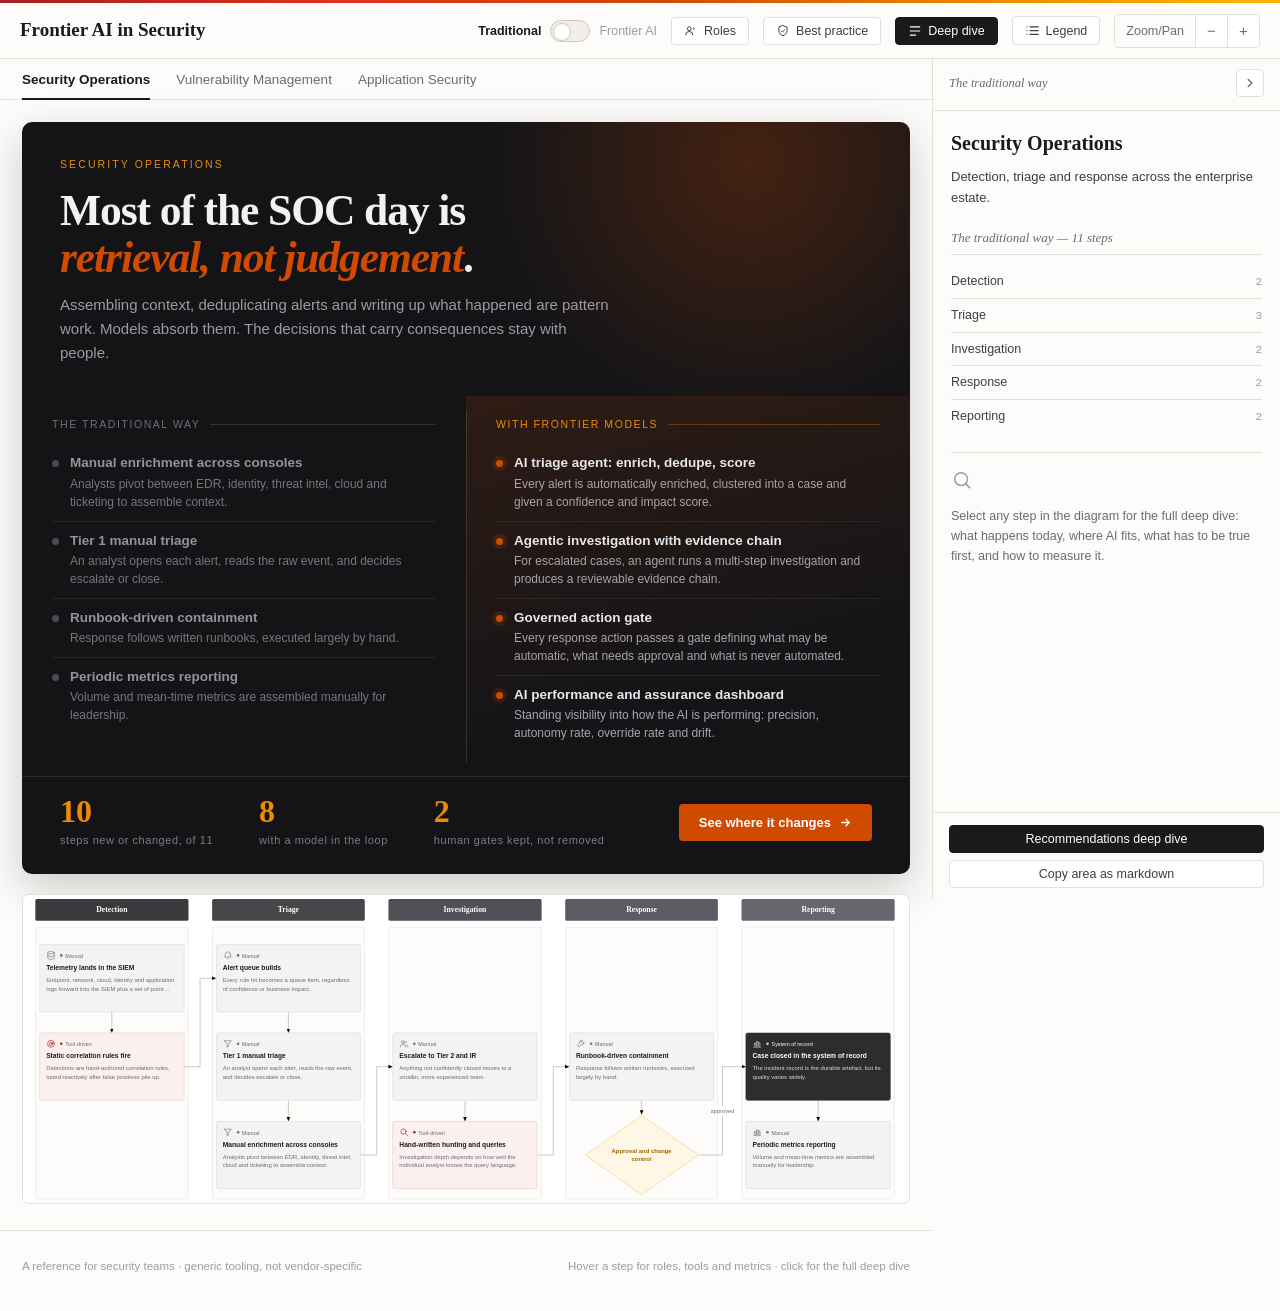
<file: index.html>
<!DOCTYPE html>
<html lang="en">
<head>
<meta charset="utf-8">
<meta name="viewport" content="width=device-width, initial-scale=1">
<title>Frontier AI in Security &mdash; where models change the work</title>
<meta name="description" content="How frontier AI models change security operations, vulnerability management and application security, compared against the traditional way of working. Includes best practice and the roles typically involved.">
<link rel="icon" href="data:image/svg+xml,<svg xmlns='http://www.w3.org/2000/svg' viewBox='0 0 32 32'><rect width='32' height='32' rx='5' fill='%232D2D2D'/><path d='M5 24l6-11 5 7 4-6 7 10z' fill='%23D04A02'/><circle cx='23' cy='8' r='3.4' fill='%23FFB600'/></svg>">
<!-- ?v= is a cache buster. GitHub Pages serves assets with a 10 minute
     max-age, so without it a returning visitor keeps the stale CSS/JS
     even once index.html has updated. Bump it whenever assets change. -->
<link rel="stylesheet" href="assets/styles.css?v=10">
</head>
<body data-state="current">

<!-- ======================= TOP BAR ======================= -->
<div class="topbar-accent"></div>
<header class="topbar">
  <div class="app-title" id="app-title">Frontier AI in Security</div>

  <div class="topbar-spacer"></div>

  <div class="switch-wrap">
    <span class="switch-label" id="sw-a">Traditional</span>
    <button class="switch" id="switch" role="switch" aria-checked="false" aria-label="Switch between the traditional way and frontier models"></button>
    <span class="switch-label" id="sw-b">Frontier AI</span>
  </div>

  <button class="btn" id="roles-top">
    <svg width="14" height="14" viewBox="0 0 24 24" fill="none" stroke="currentColor" stroke-width="1.7">
      <circle cx="9" cy="8" r="3.2"/><path d="M2.8 19a6.2 6.2 0 0112.4 0"/><path d="M16 5.4a3.2 3.2 0 010 5.2"/></svg>
    Roles
  </button>

  <button class="btn" id="bp-top">
    <svg width="14" height="14" viewBox="0 0 24 24" fill="none" stroke="currentColor" stroke-width="1.7" stroke-linecap="round">
      <path d="M12 2.7l7 2.8v5.6c0 4.3-2.9 7.8-7 9-4.1-1.2-7-4.7-7-9V5.5z"/><path d="M9 11.8l2.1 2.1 3.8-4"/></svg>
    Best practice
  </button>

  <button class="btn btn-primary" id="dd-top">
    <svg width="14" height="14" viewBox="0 0 24 24" fill="none" stroke="currentColor" stroke-width="1.9" stroke-linecap="round">
      <path d="M4 5h16M4 12h16M4 19h9"/></svg>
    Deep dive
  </button>

  <button class="btn" id="legend-btn">
    <svg width="15" height="15" viewBox="0 0 24 24" fill="none" stroke="currentColor" stroke-width="2" stroke-linecap="round">
      <path d="M8 6h13M8 12h13M8 18h13M3 6h.01M3 12h.01M3 18h.01"/></svg>
    Legend
  </button>

  <div class="zoom">
    <span>Zoom/Pan</span>
    <button id="zoom-out" aria-label="Zoom out">&minus;</button>
    <button id="zoom-in"  aria-label="Zoom in">+</button>
  </div>
</header>

<!-- ======================= STAGE ======================= -->
<div class="stage">
  <div class="main">

    <div class="controls">
      <div class="seg" id="tabs" role="tablist"></div>
    </div>

    <section class="hero" id="hero"></section>

    <div class="canvas-wrap" id="canvas-wrap">
      <div class="canvas-sizer" id="canvas-sizer">
        <div class="canvas" id="canvas"></div>
      </div>
    </div>

    <footer class="footer">
      <span>A reference for security teams &middot; generic tooling, not vendor-specific</span>
      <span>Hover a step for roles, tools and metrics &middot; click for the full deep dive</span>
    </footer>
  </div>

  <!-- ======================= SIDE PANEL ======================= -->
  <aside class="side" id="side">
    <div class="side-head">
      <span class="side-eyebrow" id="side-eyebrow">Step detail</span>
      <button class="side-toggle" id="side-toggle" aria-label="Collapse panel">
        <svg width="14" height="14" viewBox="0 0 24 24" fill="none" stroke="currentColor" stroke-width="2.4" stroke-linecap="round">
          <path d="M9 6l6 6-6 6"/></svg>
      </button>
    </div>
    <div class="side-body" id="side-body"></div>
    <div class="side-foot" id="side-foot"></div>
  </aside>
</div>

<!-- ======================= STEP POPUP ======================= -->
<div class="pop" id="pop" role="tooltip"></div>

<!-- ======================= LEGEND POPOVER ======================= -->
<div class="legend-pop" id="legend-pop">
  <h4>Shapes</h4>
  <div class="legend-item"><span class="lg-box"></span>Process step</div>
  <div class="legend-item"><span class="lg-dia"></span>Decision or gate</div>

  <h4 style="margin-top:16px">How a step is performed</h4>
  <div class="legend-item"><span class="lg-swatch" style="background:var(--grey-t);border-color:var(--grey-line)"></span>Manual &mdash; human-performed</div>
  <div class="legend-item"><span class="lg-swatch" style="background:var(--burgundy-t);border-color:var(--burgundy-line)"></span>Tool-driven &mdash; existing tooling</div>
  <div class="legend-item"><span class="lg-swatch" style="background:var(--orange-t);border-color:var(--orange-line)"></span>AI-automated &mdash; frontier model in the loop</div>
  <div class="legend-item"><span class="lg-swatch" style="background:var(--slate);border-color:var(--slate)"></span>System of record</div>
  <div class="legend-item"><span class="lg-dot" style="color:var(--orange)"><i style="background:var(--orange)"></i>New</span>New or changed ahead</div>

  <h4 style="margin-top:16px">Connectors</h4>
  <div class="legend-item">
    <svg width="30" height="8"><line x1="0" y1="4" x2="26" y2="4" stroke="#B6B2A9" stroke-width="1.4"/><path d="M26,1.5 L30,4 L26,6.5z" fill="#B6B2A9"/></svg>
    Primary flow
  </div>
  <div class="legend-item">
    <svg width="30" height="8"><line x1="0" y1="4" x2="26" y2="4" stroke="var(--orange)" stroke-width="1.4" stroke-dasharray="4 3"/><path d="M26,1.5 L30,4 L26,6.5z" fill="var(--orange)"/></svg>
    AI / parallel flow
  </div>
</div>

<!-- ======================= MODAL ======================= -->
<div class="modal" id="modal" role="dialog" aria-modal="true" aria-label="Recommendations deep dive">
  <div class="modal-card">
    <div class="modal-head" id="modal-head"></div>
    <div class="modal-body" id="modal-body"></div>
  </div>
</div>

<script src="assets/data.js?v=10"></script>
<script src="assets/layout.js?v=10"></script>
<script src="assets/practice.js?v=10"></script>
<script src="assets/app.js?v=10"></script>
</body>
</html>
</file>
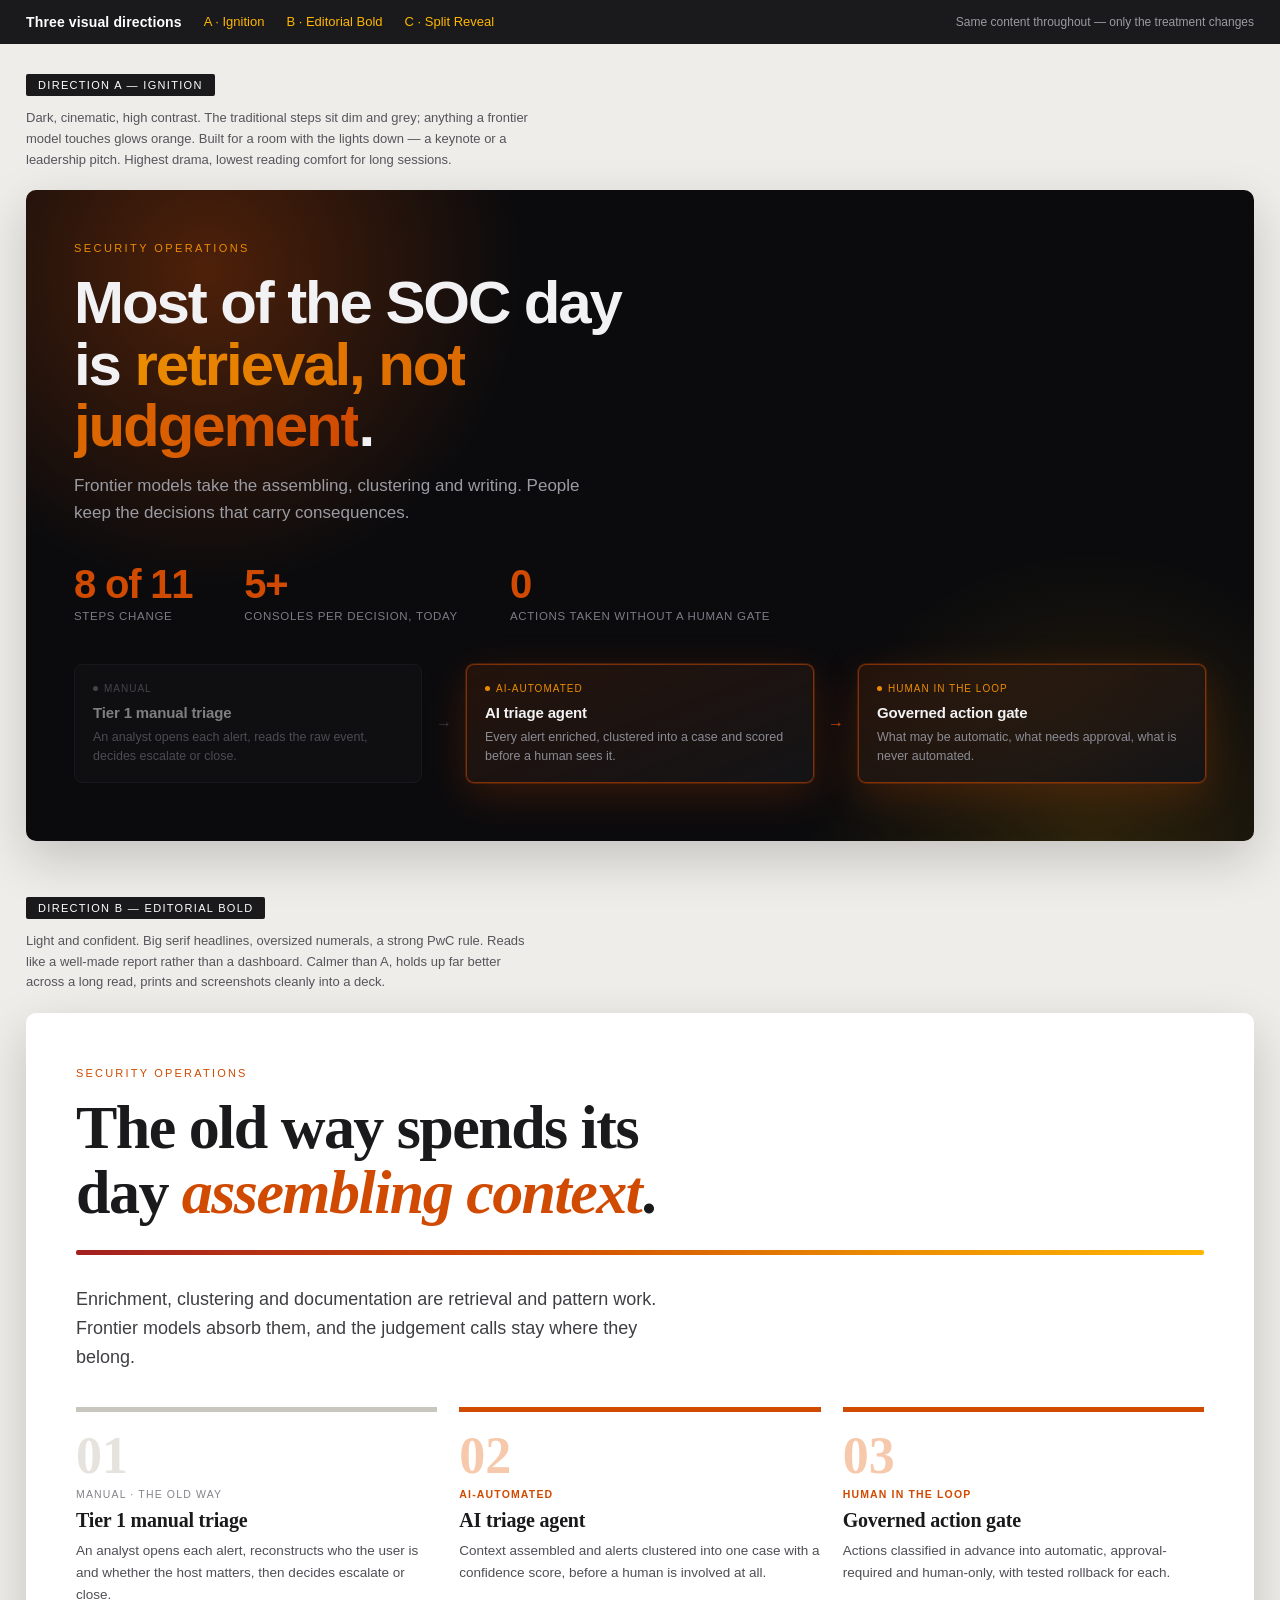
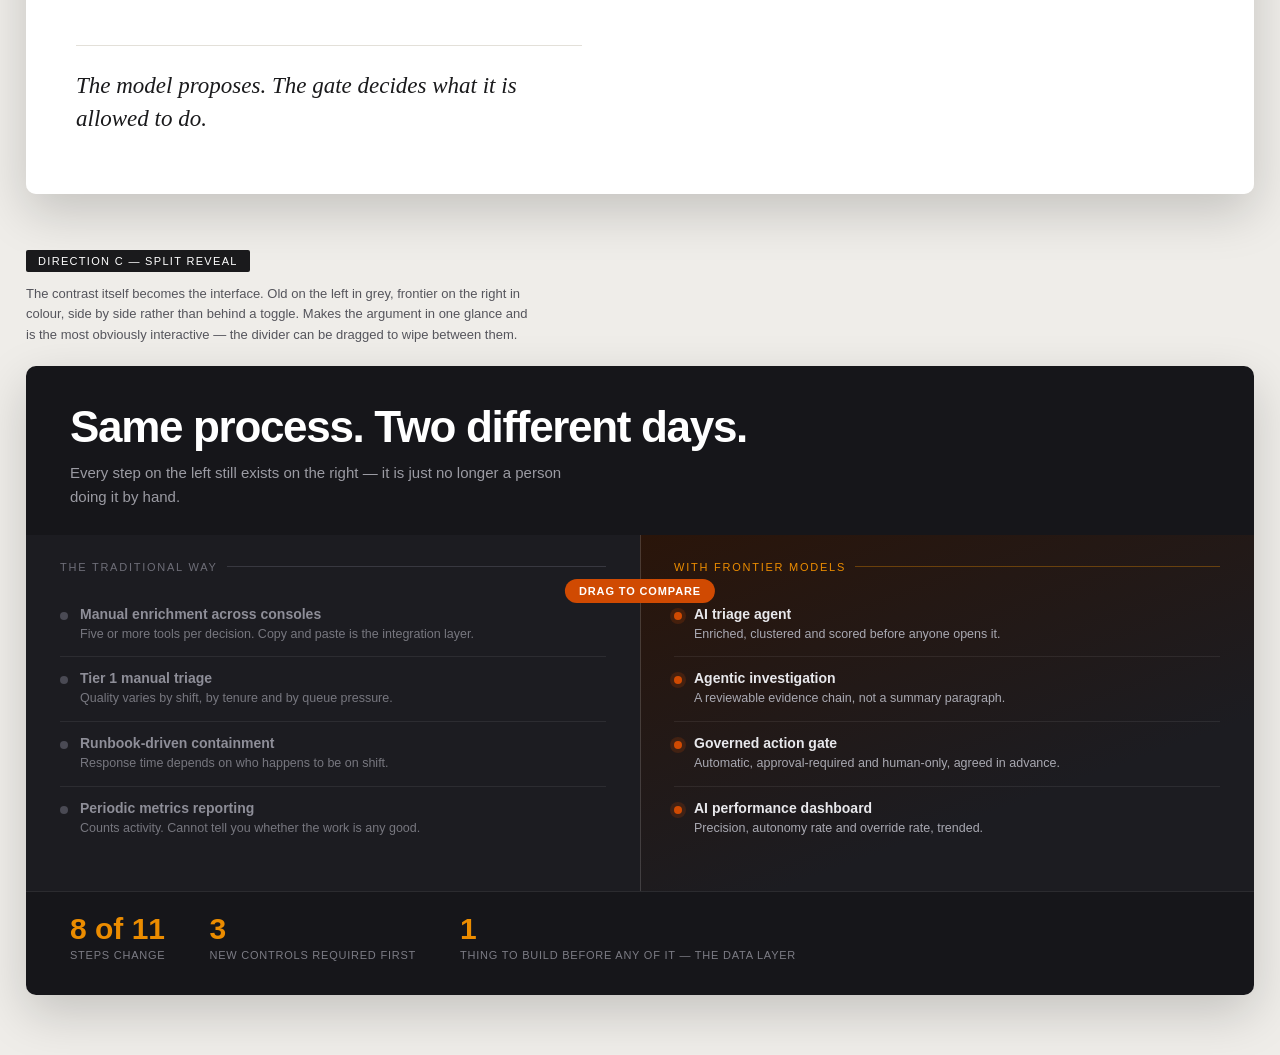
<file: mockups.html>
<!DOCTYPE html>
<html lang="en">
<head>
<meta charset="utf-8">
<meta name="viewport" content="width=device-width, initial-scale=1">
<title>Visual directions — pick one</title>
<style>
  *{box-sizing:border-box}
  html,body{margin:0;padding:0}
  body{font-family:"Segoe UI Variable Text","Segoe UI",-apple-system,Roboto,Helvetica,Arial,sans-serif;
       background:#EFEDE9;color:#1A1A1C}
  .chooser{position:sticky;top:0;z-index:50;background:#1A1A1C;color:#fff;padding:14px 26px;
           display:flex;gap:22px;align-items:center;flex-wrap:wrap}
  .chooser b{font-size:14px;letter-spacing:.01em}
  .chooser a{color:#FFB600;text-decoration:none;font-size:13px;border-bottom:1px solid transparent}
  .chooser a:hover{border-bottom-color:currentColor}
  .chooser span{margin-left:auto;font-size:12px;color:#9A9AA1}
  .wrap{max-width:1500px;margin:0 auto;padding:30px 26px 60px}
  .tag{display:inline-block;background:#1A1A1C;color:#fff;font-size:11px;letter-spacing:.12em;
       text-transform:uppercase;padding:5px 12px;border-radius:2px;margin-bottom:12px}
  .note{font-size:13px;color:#55555C;max-width:70ch;margin:0 0 20px;line-height:1.6}
  .frame{border-radius:10px;overflow:hidden;box-shadow:0 18px 50px rgba(0,0,0,.18)}

/* ============================ A — IGNITION ============================ */
.a{background:#0B0B0D;color:#F2F2F4;padding:52px 48px 58px;position:relative;overflow:hidden}
.a::before{content:"";position:absolute;top:-280px;left:-180px;width:720px;height:720px;border-radius:50%;
  background:radial-gradient(circle,rgba(208,74,2,.34),transparent 62%);pointer-events:none}
.a::after{content:"";position:absolute;bottom:-320px;right:-160px;width:640px;height:640px;border-radius:50%;
  background:radial-gradient(circle,rgba(255,182,0,.14),transparent 64%);pointer-events:none}
.a-in{position:relative;z-index:1}
.a-eyebrow{font-size:11px;letter-spacing:.22em;text-transform:uppercase;color:#EB8C00;margin-bottom:18px}
.a h1{margin:0 0 16px;font-size:60px;line-height:1.02;letter-spacing:-.035em;font-weight:700;max-width:17ch}
.a h1 em{font-style:normal;color:#D04A02;
  background:linear-gradient(90deg,#EB8C00,#D04A02);-webkit-background-clip:text;background-clip:text;
  -webkit-text-fill-color:transparent}
.a p.lede{margin:0 0 38px;font-size:17px;color:#9B9BA3;max-width:56ch;line-height:1.6}
.a-stats{display:flex;gap:52px;margin-bottom:42px;flex-wrap:wrap}
.a-stat .n{font-size:40px;font-weight:700;letter-spacing:-.03em;color:#D04A02;line-height:1}
.a-stat .l{font-size:11.5px;color:#7C7C85;margin-top:6px;letter-spacing:.06em;text-transform:uppercase}
.a-flow{display:flex;align-items:stretch;gap:0}
.a-card{flex:1;background:#141417;border:1px solid #26262C;border-radius:8px;padding:18px 18px 16px;position:relative}
.a-card.dim{opacity:.5}
.a-card.hot{border-color:rgba(208,74,2,.55);background:linear-gradient(160deg,rgba(208,74,2,.13),#141417);
  box-shadow:0 0 0 1px rgba(208,74,2,.25),0 12px 40px rgba(208,74,2,.22)}
.a-card .k{font-size:10px;letter-spacing:.1em;text-transform:uppercase;color:#7C7C85;margin-bottom:10px;
  display:flex;align-items:center;gap:6px}
.a-card.hot .k{color:#EB8C00}
.a-card .k i{width:5px;height:5px;border-radius:50%;background:currentColor;display:inline-block}
.a-card h4{margin:0 0 7px;font-size:15px;font-weight:600;letter-spacing:-.01em}
.a-card p{margin:0;font-size:12.5px;color:#8B8B94;line-height:1.5}
.a-arrow{width:44px;display:grid;place-items:center;color:#3A3A42}
.a-arrow.hot{color:#D04A02}

/* ========================= B — EDITORIAL BOLD ========================= */
.b{background:#fff;padding:54px 50px 58px}
.b-eyebrow{font-size:11px;letter-spacing:.2em;text-transform:uppercase;color:#D04A02;margin-bottom:16px}
.b h1{margin:0 0 18px;font-family:"Sitka Text",Charter,Cambria,Georgia,serif;
  font-size:62px;line-height:1.04;letter-spacing:-.025em;font-weight:600;max-width:19ch}
.b h1 em{font-style:italic;color:#D04A02}
.b .rule{height:5px;background:linear-gradient(90deg,#A32020,#D04A02 40%,#EB8C00 72%,#FFB600);
  margin:26px 0 30px;border-radius:2px}
.b p.lede{margin:0 0 34px;font-size:18px;line-height:1.62;color:#3E3E44;max-width:62ch}
.b-flow{display:grid;grid-template-columns:repeat(3,1fr);gap:22px}
.b-card{border-top:5px solid #C9C6C0;padding:18px 0 0}
.b-card.hot{border-top-color:#D04A02}
.b-num{font-family:"Sitka Text",Charter,Georgia,serif;font-size:52px;line-height:1;font-weight:600;
  color:#E6E3DE;margin-bottom:6px}
.b-card.hot .b-num{color:#F6C9AC}
.b-card .k{font-size:10.5px;letter-spacing:.11em;text-transform:uppercase;color:#84848C;margin-bottom:8px}
.b-card.hot .k{color:#D04A02;font-weight:600}
.b-card h4{margin:0 0 8px;font-family:"Sitka Text",Charter,Georgia,serif;font-size:20px;
  font-weight:600;line-height:1.24;letter-spacing:-.01em}
.b-card p{margin:0;font-size:13.5px;color:#4E4E56;line-height:1.6}
.b-quote{margin:40px 0 0;padding:24px 0 0;border-top:1px solid #E3E0D9;
  font-family:"Sitka Text",Charter,Georgia,serif;font-size:23px;font-style:italic;
  line-height:1.42;color:#1A1A1C;max-width:44ch}

/* ========================== C — SPLIT REVEAL ========================== */
.c{background:#16161A;padding:0;position:relative}
.c-head{padding:38px 44px 26px;color:#fff}
.c-head h1{margin:0 0 10px;font-size:44px;line-height:1.06;letter-spacing:-.03em;font-weight:700}
.c-head p{margin:0;color:#9B9BA3;font-size:15px;max-width:60ch;line-height:1.6}
.c-split{display:grid;grid-template-columns:1fr 1fr;position:relative}
.c-side{padding:26px 34px 40px}
.c-old{background:#1C1C21}
.c-new{background:linear-gradient(160deg,#2A150A,#1C1C21 70%)}
.c-label{display:flex;align-items:center;gap:9px;margin-bottom:20px;font-size:11px;
  letter-spacing:.16em;text-transform:uppercase}
.c-old .c-label{color:#6E6E78}
.c-new .c-label{color:#EB8C00}
.c-label i{flex:1;height:1px;background:currentColor;opacity:.35}
.c-item{display:flex;gap:12px;padding:13px 0;border-bottom:1px solid rgba(255,255,255,.07)}
.c-item:last-child{border-bottom:0}
.c-dot{width:8px;height:8px;border-radius:50%;flex:none;margin-top:6px;background:#4A4A54}
.c-new .c-dot{background:#D04A02;box-shadow:0 0 0 4px rgba(208,74,2,.18)}
.c-item h5{margin:0 0 3px;font-size:14px;font-weight:600;color:#E8E8EC}
.c-old .c-item h5{color:#8E8E98}
.c-item p{margin:0;font-size:12.5px;line-height:1.5;color:#77777F}
.c-new .c-item p{color:#A9A9B2}
.c-divider{position:absolute;left:50%;top:0;bottom:0;width:1px;background:rgba(255,255,255,.16)}
.c-handle{position:absolute;left:50%;top:44px;transform:translate(-50%,0);
  background:#D04A02;color:#fff;font-size:11px;font-weight:600;letter-spacing:.08em;
  padding:6px 14px;border-radius:99px;white-space:nowrap;text-transform:uppercase}
.c-foot{display:flex;gap:44px;padding:22px 44px 34px;border-top:1px solid rgba(255,255,255,.09);flex-wrap:wrap}
.c-foot .n{font-size:30px;font-weight:700;color:#EB8C00;line-height:1}
.c-foot .l{font-size:11px;color:#7C7C85;text-transform:uppercase;letter-spacing:.07em;margin-top:5px}
@media(max-width:900px){
  .a h1,.b h1{font-size:38px}
  .b-flow,.c-split{grid-template-columns:1fr}
  .a-flow{flex-direction:column}
  .a-arrow{width:auto;height:30px;transform:rotate(90deg)}
  .c-divider,.c-handle{display:none}
}
</style>
</head>
<body>

<div class="chooser">
  <b>Three visual directions</b>
  <a href="#a">A · Ignition</a>
  <a href="#b">B · Editorial Bold</a>
  <a href="#c">C · Split Reveal</a>
  <span>Same content throughout — only the treatment changes</span>
</div>

<div class="wrap">

  <!-- =============== A =============== -->
  <div id="a">
    <span class="tag">Direction A — Ignition</span>
    <p class="note">Dark, cinematic, high contrast. The traditional steps sit dim and grey; anything a
      frontier model touches glows orange. Built for a room with the lights down — a keynote or a
      leadership pitch. Highest drama, lowest reading comfort for long sessions.</p>
    <div class="frame">
      <div class="a">
        <div class="a-in">
          <div class="a-eyebrow">Security Operations</div>
          <h1>Most of the SOC day is <em>retrieval, not judgement</em>.</h1>
          <p class="lede">Frontier models take the assembling, clustering and writing. People keep the
            decisions that carry consequences.</p>
          <div class="a-stats">
            <div class="a-stat"><div class="n">8 of 11</div><div class="l">steps change</div></div>
            <div class="a-stat"><div class="n">5+</div><div class="l">consoles per decision, today</div></div>
            <div class="a-stat"><div class="n">0</div><div class="l">actions taken without a human gate</div></div>
          </div>
          <div class="a-flow">
            <div class="a-card dim">
              <div class="k"><i></i>Manual</div>
              <h4>Tier 1 manual triage</h4>
              <p>An analyst opens each alert, reads the raw event, decides escalate or close.</p>
            </div>
            <div class="a-arrow">→</div>
            <div class="a-card hot">
              <div class="k"><i></i>AI-automated</div>
              <h4>AI triage agent</h4>
              <p>Every alert enriched, clustered into a case and scored before a human sees it.</p>
            </div>
            <div class="a-arrow hot">→</div>
            <div class="a-card hot">
              <div class="k"><i></i>Human in the loop</div>
              <h4>Governed action gate</h4>
              <p>What may be automatic, what needs approval, what is never automated.</p>
            </div>
          </div>
        </div>
      </div>
    </div>
  </div>

  <!-- =============== B =============== -->
  <div id="b" style="margin-top:56px">
    <span class="tag">Direction B — Editorial Bold</span>
    <p class="note">Light and confident. Big serif headlines, oversized numerals, a strong PwC rule.
      Reads like a well-made report rather than a dashboard. Calmer than A, holds up far better across
      a long read, prints and screenshots cleanly into a deck.</p>
    <div class="frame">
      <div class="b">
        <div class="b-eyebrow">Security Operations</div>
        <h1>The old way spends its day <em>assembling context</em>.</h1>
        <div class="rule"></div>
        <p class="lede">Enrichment, clustering and documentation are retrieval and pattern work. Frontier
          models absorb them, and the judgement calls stay where they belong.</p>
        <div class="b-flow">
          <div class="b-card">
            <div class="b-num">01</div>
            <div class="k">Manual · the old way</div>
            <h4>Tier 1 manual triage</h4>
            <p>An analyst opens each alert, reconstructs who the user is and whether the host matters,
              then decides escalate or close.</p>
          </div>
          <div class="b-card hot">
            <div class="b-num">02</div>
            <div class="k">AI-automated</div>
            <h4>AI triage agent</h4>
            <p>Context assembled and alerts clustered into one case with a confidence score, before a
              human is involved at all.</p>
          </div>
          <div class="b-card hot">
            <div class="b-num">03</div>
            <div class="k">Human in the loop</div>
            <h4>Governed action gate</h4>
            <p>Actions classified in advance into automatic, approval-required and human-only, with
              tested rollback for each.</p>
          </div>
        </div>
        <blockquote class="b-quote">The model proposes. The gate decides what it is allowed to do.</blockquote>
      </div>
    </div>
  </div>

  <!-- =============== C =============== -->
  <div id="c" style="margin-top:56px">
    <span class="tag">Direction C — Split Reveal</span>
    <p class="note">The contrast itself becomes the interface. Old on the left in grey, frontier on the
      right in colour, side by side rather than behind a toggle. Makes the argument in one glance and is
      the most obviously interactive — the divider can be dragged to wipe between them.</p>
    <div class="frame">
      <div class="c">
        <div class="c-head">
          <h1>Same process. Two different days.</h1>
          <p>Every step on the left still exists on the right — it is just no longer a person doing it by hand.</p>
        </div>
        <div class="c-split">
          <div class="c-side c-old">
            <div class="c-label">The traditional way <i></i></div>
            <div class="c-item"><span class="c-dot"></span><div><h5>Manual enrichment across consoles</h5>
              <p>Five or more tools per decision. Copy and paste is the integration layer.</p></div></div>
            <div class="c-item"><span class="c-dot"></span><div><h5>Tier 1 manual triage</h5>
              <p>Quality varies by shift, by tenure and by queue pressure.</p></div></div>
            <div class="c-item"><span class="c-dot"></span><div><h5>Runbook-driven containment</h5>
              <p>Response time depends on who happens to be on shift.</p></div></div>
            <div class="c-item"><span class="c-dot"></span><div><h5>Periodic metrics reporting</h5>
              <p>Counts activity. Cannot tell you whether the work is any good.</p></div></div>
          </div>
          <div class="c-side c-new">
            <div class="c-label">With frontier models <i></i></div>
            <div class="c-item"><span class="c-dot"></span><div><h5>AI triage agent</h5>
              <p>Enriched, clustered and scored before anyone opens it.</p></div></div>
            <div class="c-item"><span class="c-dot"></span><div><h5>Agentic investigation</h5>
              <p>A reviewable evidence chain, not a summary paragraph.</p></div></div>
            <div class="c-item"><span class="c-dot"></span><div><h5>Governed action gate</h5>
              <p>Automatic, approval-required and human-only, agreed in advance.</p></div></div>
            <div class="c-item"><span class="c-dot"></span><div><h5>AI performance dashboard</h5>
              <p>Precision, autonomy rate and override rate, trended.</p></div></div>
          </div>
          <div class="c-divider"></div>
          <div class="c-handle">drag to compare</div>
        </div>
        <div class="c-foot">
          <div><div class="n">8 of 11</div><div class="l">steps change</div></div>
          <div><div class="n">3</div><div class="l">new controls required first</div></div>
          <div><div class="n">1</div><div class="l">thing to build before any of it — the data layer</div></div>
        </div>
      </div>
    </div>
  </div>

</div>
</body>
</html>
</file>
<file: assets/styles.css>
/* ------------------------------------------------------------------
   Frontier AI Readiness Navigator
   Warm paper palette, serif display face, hairline structure.
   ------------------------------------------------------------------ */

:root{
  /* warm neutrals — deliberately not cool grey */
  --paper:    #FDFCFA;
  --paper-2:  #F7F5F1;
  --paper-3:  #F1EEE8;
  --white:    #FFFFFF;

  --ink:      #1A1A1C;
  --ink-2:    #3E3E44;
  --ink-3:    #6B6B73;
  --ink-4:    #9C9CA4;

  --rule:     #E3E0D9;
  --rule-2:   #CFCBC1;

  /* PwC palette. Orange is the signature and is reserved for frontier-model
     capability, so colour itself carries the argument: the traditional way
     renders in graphite, the frontier way lights up. */
  --pwc-orange:    #D04A02;
  --pwc-tangerine: #EB8C00;
  --pwc-yellow:    #FFB600;
  --pwc-rose:      #E0301E;
  --pwc-burgundy:  #A32020;
  --pwc-graphite:  #2D2D2D;

  --grey:      #46464B;  /* manual — the old way    */
  --grey-mid:  #6E6E76;
  --grey-t:    #F4F3F1;
  --grey-line: #D8D5D0;

  --burgundy:      #A32020; /* tool-driven          */
  --burgundy-t:    #FBF0EF;
  --burgundy-line: #E6C4C1;

  --orange:      #D04A02;   /* AI / agentic         */
  --orange-t:    #FDF1EA;
  --orange-line: #F3C6AC;

  --amber:      #9A6800;    /* decision / gate      */
  --amber-t:    #FFF7E6;
  --amber-line: #F5D48A;

  --slate:  #2D2D2D;        /* system of record     */

  --radius:   4px;
  --radius-lg:7px;

  --serif: "Sitka Text", Charter, "Bitstream Charter", Cambria, Georgia, serif;
  --sans:  "Segoe UI Variable Text", "Segoe UI", -apple-system, BlinkMacSystemFont, Roboto, Helvetica, Arial, sans-serif;
  --mono:  "Cascadia Mono", Consolas, "SF Mono", ui-monospace, monospace;

  --topbar-h: 56px;
  --side-w:   348px;
}

*{ box-sizing:border-box; }
html,body{ margin:0; padding:0; }

body{
  background:var(--paper);
  color:var(--ink);
  font-family:var(--sans);
  font-size:14.5px;
  line-height:1.6;
  -webkit-font-smoothing:antialiased;
}

button{ font-family:inherit; color:inherit; cursor:pointer; }
:focus-visible{ outline:1.5px solid var(--orange); outline-offset:2px; }

/* ============================= TOP BAR ============================= */
.topbar{
  position:sticky; top:0; z-index:60; height:var(--topbar-h);
  background:var(--paper); border-bottom:1px solid var(--rule);
  display:flex; align-items:center; gap:14px; padding:0 20px;
}
/* PwC banner rule */
.topbar-accent{
  position:sticky; top:0; z-index:61; height:3px;
  background:linear-gradient(90deg,var(--pwc-burgundy),var(--pwc-rose) 26%,
             var(--pwc-orange) 52%,var(--pwc-tangerine) 78%,var(--pwc-yellow));
}
.icon-btn{
  width:30px; height:30px; flex:none; border-radius:var(--radius);
  border:1px solid var(--rule); background:var(--white); color:var(--ink-3);
  display:grid; place-items:center;
}
.icon-btn:hover{ border-color:var(--rule-2); color:var(--ink); }

.app-title{
  font-family:var(--serif); font-size:19px; font-weight:600;
  letter-spacing:0; white-space:nowrap; color:var(--ink);
}
.topbar-spacer{ flex:1 1 auto; }

/* switch */
.switch-wrap{ display:flex; align-items:center; gap:9px; white-space:nowrap; }
.switch-label{ font-size:12.5px; color:var(--ink-4); transition:color .2s, font-weight .2s; }
body[data-state="current"] #sw-a{ color:var(--ink); font-weight:600; }
body[data-state="future"]  #sw-b{ color:var(--orange); font-weight:600; }
.switch{
  position:relative; width:40px; height:22px; flex:none;
  border-radius:99px; border:1px solid var(--rule-2); padding:0;
  background:var(--paper-3); transition:background .2s, border-color .2s;
}
.switch::after{
  content:""; position:absolute; top:2px; left:2px;
  width:16px; height:16px; border-radius:50%; background:var(--white);
  border:1px solid var(--rule-2);
  transition:transform .22s cubic-bezier(.4,0,.2,1);
}
.switch[aria-checked="true"]{ background:var(--orange); border-color:var(--orange); }
.switch[aria-checked="true"]::after{ transform:translateX(18px); border-color:var(--orange); }

.btn{
  display:inline-flex; align-items:center; gap:6px; white-space:nowrap;
  background:var(--white); border:1px solid var(--rule); color:var(--ink-2);
  border-radius:var(--radius); padding:6px 12px; font-size:12.5px; font-weight:500;
  transition:border-color .14s, color .14s, background .14s;
}
.btn:hover{ border-color:var(--rule-2); color:var(--ink); background:var(--paper-2); }
.btn-primary{ background:var(--ink); border-color:var(--ink); color:var(--white); }
.btn-primary:hover{ background:#000; border-color:#000; color:var(--white); }

.zoom{ display:flex; align-items:stretch; border:1px solid var(--rule); border-radius:var(--radius); overflow:hidden; }
.zoom > span{ padding:6px 11px; font-size:12.5px; color:var(--ink-3); white-space:nowrap; }
.zoom > button{
  width:32px; border:0; border-left:1px solid var(--rule); background:var(--white);
  color:var(--ink-3); display:grid; place-items:center; font-size:15px; line-height:1;
}
.zoom > button:hover{ background:var(--paper-2); color:var(--ink); }

/* ============================= STAGE ============================= */
.stage{ display:flex; align-items:flex-start; }
.main{ flex:1 1 auto; min-width:0; padding-right:var(--side-w); transition:padding-right .26s; }
body.side-collapsed .main{ padding-right:52px; }

/* ============================= TABS ============================= */
.controls{ padding:0 22px; border-bottom:1px solid var(--rule); }
.seg{ display:flex; gap:26px; }
.seg button{
  border:0; background:none; color:var(--ink-3);
  padding:13px 0 11px; font-size:13.5px; font-weight:500;
  border-bottom:2px solid transparent; margin-bottom:-1px;
  transition:color .14s, border-color .14s;
}
.seg button:hover{ color:var(--ink); }
.seg button[aria-selected="true"]{ color:var(--ink); border-bottom-color:var(--ink); font-weight:600; }

/* ============================= HERO — SPLIT REVEAL ============================= */
.hero{ padding:22px 22px 0; }
.hero-card{
  position:relative; overflow:hidden;
  background:#141417; color:#F2F2F4; border-radius:10px;
  box-shadow:0 14px 44px rgba(26,26,28,.22);
  animation:heroIn .5s cubic-bezier(.2,.7,.3,1) backwards;
}
@keyframes heroIn{ from{ opacity:0; transform:translateY(10px); } to{ opacity:1; transform:none; } }
.hero-card::before{
  content:""; position:absolute; top:-260px; right:-140px; width:600px; height:600px;
  border-radius:50%; pointer-events:none;
  background:radial-gradient(circle,rgba(208,74,2,.26),transparent 62%);
}
.hero-head{ position:relative; z-index:1; padding:34px 38px 4px; }
.hero-eyebrow{
  font-size:10.5px; letter-spacing:.2em; text-transform:uppercase;
  color:var(--pwc-tangerine); margin-bottom:14px;
}
.hero-head h2{
  margin:0 0 12px; font-family:var(--serif);
  font-size:clamp(28px,3.4vw,46px); line-height:1.08; letter-spacing:-.025em;
  font-weight:600; max-width:20ch;
}
.hero-head h2 em{ font-style:italic; color:var(--pwc-orange); }
.hero-head p{ margin:0; font-size:15px; line-height:1.62; color:#9B9BA3; max-width:66ch; }

.hero-split{ position:relative; z-index:1; display:grid; grid-template-columns:1fr 1fr; margin-top:26px; }
.h-side{ padding:20px 30px 24px; }
.h-new{ background:linear-gradient(165deg,rgba(208,74,2,.14),transparent 72%); }
.h-divider{ position:absolute; left:50%; top:14px; bottom:14px; width:1px; background:rgba(255,255,255,.13); }
.h-label{
  display:flex; align-items:center; gap:10px; margin-bottom:12px;
  font-size:10.5px; letter-spacing:.15em; text-transform:uppercase;
}
.h-old .h-label{ color:#6E6E78; }
.h-new .h-label{ color:var(--pwc-tangerine); }
.h-label i{ flex:1; height:1px; background:currentColor; opacity:.3; }

.h-item{
  display:flex; gap:11px; width:100%; text-align:left;
  padding:10px 8px 10px 0; background:none; border:0;
  border-bottom:1px solid rgba(255,255,255,.07);
  transition:background .16s, padding-left .16s;
}
.h-item:last-child{ border-bottom:0; }
.h-item:hover{ background:rgba(255,255,255,.04); padding-left:8px; }
.h-dot{ width:7px; height:7px; border-radius:50%; flex:none; margin-top:6px; background:#4A4A54; }
.h-new .h-dot{ background:var(--pwc-orange); box-shadow:0 0 0 4px rgba(208,74,2,.16); }
.h-item-t{ display:block; font-size:13.5px; font-weight:600; color:#E8E8EC; line-height:1.35; }
.h-old .h-item-t{ color:#93939D; }
.h-item-p{ display:block; margin-top:2px; font-size:12px; line-height:1.5; color:#75757E; }
.h-new .h-item-p{ color:#A5A5AE; }

.hero-stats{
  position:relative; z-index:1; display:flex; align-items:center; gap:46px; flex-wrap:wrap;
  padding:18px 38px 24px; border-top:1px solid rgba(255,255,255,.09);
}
.h-stat .n{
  font-family:var(--serif); font-size:32px; font-weight:600; line-height:1;
  color:var(--pwc-tangerine); font-variant-numeric:tabular-nums;
}
.h-stat .l{ font-size:11px; color:#7C7C85; margin-top:5px; letter-spacing:.05em; }
.h-cta{
  margin-left:auto; display:inline-flex; align-items:center; gap:8px;
  background:var(--pwc-orange); border:0; color:#fff;
  font-size:13px; font-weight:600; padding:11px 20px; border-radius:4px;
  transition:background .16s, transform .16s;
}
.h-cta:hover{ background:#B84102; transform:translateX(2px); }

/* ============================= CANVAS ============================= */
.canvas-wrap{
  position:relative; margin:20px 22px 0;
  border:1px solid var(--rule); border-radius:var(--radius-lg);
  background:var(--white); overflow:auto;
}
.canvas-sizer{ position:relative; }
.canvas{ position:absolute; left:0; top:0; transform-origin:top left; }

@keyframes nodeIn{ from{ opacity:0; transform:translateY(6px); } to{ opacity:1; transform:none; } }

/* swimlane: subtle warm field, hairline edge */
.lane-col{
  position:absolute; border-radius:var(--radius);
  background:var(--paper); border:1px solid var(--rule);
}
.lane-head{
  position:absolute; display:flex; align-items:center; justify-content:center;
  font-family:var(--serif); font-size:15px; font-weight:600; color:#fff;
  text-align:center; padding:0 12px; border-radius:3px; border:0;
  transition:filter .14s;
}
.lane-head:hover{ filter:brightness(1.14); }

/* connectors */
.edges{ position:absolute; left:0; top:0; pointer-events:none; overflow:visible; }
.edge{ fill:none; stroke:#B6B2A9; stroke-width:1.3; stroke-linejoin:round; }
.edge-dashed{ stroke:var(--orange); stroke-dasharray:5 4; opacity:.75; animation:fadeIn .5s ease backwards; }

/* solid connectors draw themselves in. 2400 comfortably exceeds the longest
   path here, so a single dasharray works for all of them. */
.edge-draw{ stroke-dasharray:2400; stroke-dashoffset:2400; animation:draw .85s cubic-bezier(.3,.7,.3,1) forwards; }
@keyframes draw{ to{ stroke-dashoffset:0; } }
@keyframes fadeIn{ from{ opacity:0; } to{ opacity:.75; } }

/* frontier AI steps get a brief pulse as the view lights up */
body[data-state="future"] .vnode.k-ai{ animation:nodeIn .26s ease-out backwards, glow 1.5s ease-out .35s 1; }
@keyframes glow{
  0%{ box-shadow:0 0 0 0 rgba(208,74,2,0); }
  35%{ box-shadow:0 0 0 5px rgba(208,74,2,.16); }
  100%{ box-shadow:0 0 0 0 rgba(208,74,2,0); }
}

.vgroup{
  position:absolute; border-radius:var(--radius);
  border:1px dashed var(--rule-2); background:transparent;
}
.vgroup > span{
  position:absolute; top:-8px; left:14px; background:var(--paper); padding:0 7px;
  font-family:var(--serif); font-size:11.5px; font-style:italic; color:var(--ink-3);
}

/* ---------------------------- node cards ---------------------------- */
.vnode{
  position:absolute; text-align:left;
  background:var(--white); border:1px solid var(--rule);
  border-radius:var(--radius); padding:11px 12px;
  display:flex; flex-direction:column; gap:6px; overflow:hidden;
  transition:transform .18s cubic-bezier(.2,.7,.3,1), box-shadow .18s, border-color .14s;
  animation:nodeIn .26s ease-out backwards;
}

/* The card keeps its shape on hover — a small lift only. Everything else
   moves into the popup box, so nothing stretches or reflows the diagram. */
.vnode:hover{
  transform:translateY(-3px); z-index:20;
  box-shadow:0 8px 22px rgba(45,45,45,.16);
  border-color:var(--orange-line);
}
.vnode.is-active{ box-shadow:0 0 0 2px var(--orange) inset, 0 4px 16px rgba(208,74,2,.18); z-index:19; }

/* tinted by how the step is performed, as in the deck */
.vnode.k-process{ background:var(--grey-t);   border-color:var(--grey-line);   }
.vnode.k-tool   { background:var(--burgundy-t);  border-color:var(--burgundy-line);  }
.vnode.k-ai     { background:var(--orange-t); border-color:var(--orange-line); }
.vnode.k-sor    { background:var(--slate); border-color:var(--slate); }
.vnode.k-sor .vtitle,
.vnode.k-sor .vsub,
.vnode.k-sor .vbadge{ color:#fff; }
.vnode.k-sor .vsub{ color:#CEDDEA; }
.vnode.k-sor .vtitle em{ color:#9FBBD4; }
.vnode.k-sor .vicon{ color:#BDD3E6; }

.vtop{ display:flex; align-items:center; justify-content:space-between; gap:8px; }
.vicon{ color:var(--grey-mid); flex:none; }
.k-ai   .vicon{ color:var(--orange); }
.k-tool .vicon{ color:var(--burgundy); }
.vicon svg{ display:block; }

/* badge: a dot and a word, no capsule */
.vbadge{
  flex:none; display:inline-flex; align-items:center; gap:5px;
  font-size:10.5px; font-weight:500; color:var(--ink-3); letter-spacing:.005em;
}
.vbadge i{ width:5px; height:5px; border-radius:50%; background:var(--grey-mid); flex:none; }
.k-ai   .vbadge i{ background:var(--orange); }
.k-tool .vbadge i{ background:var(--burgundy); }
.k-sor  .vbadge i{ background:#BDD3E6; }
.vbadge.is-new{ color:var(--orange); font-weight:600; }
.vbadge.is-new i{ background:var(--orange); }

.vtitle{
  font-size:13px; font-weight:600; line-height:1.36; color:var(--ink);
  display:-webkit-box; -webkit-line-clamp:2; -webkit-box-orient:vertical; overflow:hidden;
}
.vsub{
  font-size:11.5px; color:var(--ink-3); line-height:1.48;
  display:-webkit-box; -webkit-line-clamp:2; -webkit-box-orient:vertical; overflow:hidden;
}

/* decision diamond */
.vnode.vdecision{ background:none; border:0; box-shadow:none; padding:0; display:grid; place-items:center; }
.vnode.vdecision:hover{ box-shadow:none; }
.vdia{ position:absolute; inset:0; }
.vdia path{ fill:var(--amber-t); stroke:var(--amber-line); stroke-width:1.4; transition:stroke .14s; }
.vdecision:hover .vdia path{ stroke:var(--amber); }
.vdecision.is-active .vdia path{ stroke:var(--amber); stroke-width:2.2; }
.vdec-text{
  position:relative; z-index:1; padding:0 15%; text-align:center;
  font-size:11.5px; font-weight:600; line-height:1.34; color:var(--amber);
}

/* ---------------------------- parallel band ---------------------------- */
.band{
  position:absolute; border-radius:var(--radius);
  background:var(--orange-t); border:1px solid var(--orange-line);
}
.band-label{
  position:absolute; left:0; top:0; bottom:0; width:32px;
  background:var(--orange); border-radius:3px 0 0 3px; display:grid; place-items:center;
}
.band-label span{
  writing-mode:vertical-rl; transform:rotate(180deg);
  font-family:var(--serif); font-size:11px; color:#fff; white-space:nowrap;
}
.band-note{
  position:absolute; display:flex; align-items:center; gap:10px; text-align:left;
  font-size:12.5px; color:var(--ink-2); font-family:inherit;
  background:none; border:0; border-radius:3px; padding:0 10px;
  transition:background .14s;
}
.band-note:hover{ background:rgba(107,79,187,.09); }
.band-note svg{ flex:none; color:var(--orange); }

/* connector labels */
.pill, .edge-chip{
  position:absolute; transform:translate(-50%,-50%);
  background:var(--white); white-space:nowrap;
}
.edge-chip{ color:var(--ink-3); font-size:11px; padding:0 5px; }
.edge-chip.on-ai{ color:var(--orange); }
.pill{
  color:var(--orange); font-size:10.5px; font-weight:500;
  padding:2px 8px; border:1px solid #E0D6F4; border-radius:99px;
}

/* ============================= STEP POPUP ============================= */
.pop{
  position:fixed; z-index:70; width:352px; max-width:92vw;
  background:var(--white); border:1px solid var(--rule-2);
  border-top:3px solid var(--ink-4);
  border-radius:7px; padding:0 0 12px;
  box-shadow:0 18px 48px rgba(26,26,28,.2);
  opacity:0; pointer-events:none; transform:translateY(4px);
  transition:opacity .14s, transform .14s;
}
.pop.open{ opacity:1; transform:none; }
.pop.k-process { border-top-color:var(--grey-mid); }
.pop.k-tool    { border-top-color:var(--burgundy); }
.pop.k-ai      { border-top-color:var(--orange);   }
.pop.k-decision{ border-top-color:var(--amber);    }
.pop.k-sor     { border-top-color:var(--slate);    }

.pop-top{ display:flex; align-items:center; gap:12px; padding:13px 16px 0; }
.pop-cadence{ font-size:10.5px; color:var(--ink-4); }
.pop h4{
  margin:8px 0 5px; padding:0 16px;
  font-family:var(--serif); font-size:17px; font-weight:600; line-height:1.28;
}
.pop-sum{ margin:0 0 12px; padding:0 16px; font-size:12.5px; color:var(--ink-2); line-height:1.55; }

.pop-sec{ padding:11px 16px 0; margin-top:2px; border-top:1px solid var(--rule); }
.pop-sec-h{
  font-family:var(--serif); font-style:italic; font-size:12px;
  color:var(--ink-3); margin-bottom:7px;
}
.pop-chips{ display:flex; flex-wrap:wrap; gap:5px; }
.pop-chip{
  font-size:10.5px; line-height:1.4; padding:3px 9px; border-radius:99px;
  background:var(--paper-2); border:1px solid var(--rule); color:var(--ink-2);
}
.pop-sec.is-role  .pop-chip{ background:var(--grey-t);     border-color:var(--grey-line);     color:var(--ink-2); }
.pop-sec.is-tool  .pop-chip,
.pop-chip.is-tool { background:var(--burgundy-t); border-color:var(--burgundy-line); color:var(--burgundy); }
.pop-sec.is-metric .pop-chip,
.pop-chip.is-metric{ background:var(--orange-t);  border-color:var(--orange-line);   color:var(--orange); }

.pop-cta{
  margin:12px 16px 0; padding-top:10px; border-top:1px solid var(--rule);
  font-size:11.5px; font-weight:600; color:var(--orange);
}

/* ============================= BEST PRACTICE + ROLES ============================= */
.callout{
  background:var(--orange-t); border:1px solid var(--orange-line);
  border-left:3px solid var(--orange); border-radius:var(--radius);
  padding:12px 14px; margin-bottom:20px;
}
.callout-h{
  font-family:var(--serif); font-size:12.5px; font-style:italic;
  color:var(--orange); margin-bottom:5px;
}
.callout p{ margin:0; font-size:12.5px; color:var(--ink-2); line-height:1.58; }

.role-chips{ display:flex; flex-wrap:wrap; gap:5px; }
.role-chip{
  font-family:inherit; font-size:11px; color:var(--ink-2);
  background:var(--white); border:1px solid var(--rule-2); border-radius:99px;
  padding:3px 10px; transition:border-color .14s, color .14s, background .14s;
}
.role-chip:hover{ border-color:var(--orange); color:var(--orange); background:var(--orange-t); }

/* best practice list in the modal */
.bp-list{ display:grid; grid-template-columns:repeat(auto-fit,minmax(330px,1fr)); gap:0; }
.bp{ padding:14px 20px 16px 0; border-bottom:1px solid var(--rule); }
.bp-step{ display:flex; align-items:baseline; gap:10px; flex-wrap:wrap; margin-bottom:7px; }
.bp-title{
  font-family:var(--serif); font-size:15px; font-weight:600; color:var(--ink);
  background:none; border:0; padding:0; text-align:left;
  border-bottom:1px solid transparent;
}
.bp-title:hover{ color:var(--orange); border-bottom-color:currentColor; }
.bp-phase{ font-size:10.5px; color:var(--ink-4); }
.bp-best{ margin:0 0 9px; font-size:12.5px; color:var(--ink-2); line-height:1.58; }

/* roles directory */
.role-grid{ display:grid; grid-template-columns:repeat(auto-fit,minmax(300px,1fr)); gap:14px; }
.role-card{
  border:1px solid var(--rule); border-radius:var(--radius);
  padding:14px 16px; background:var(--white); transition:border-color .2s, box-shadow .2s;
}
.role-card.is-hit{ border-color:var(--orange); box-shadow:0 0 0 3px var(--orange-t); }
.role-card h4{ margin:0 0 6px; font-family:var(--serif); font-size:15px; font-weight:600; }
.role-card p{ margin:0 0 10px; font-size:12.5px; color:var(--ink-2); line-height:1.55; }
.role-steps{ display:flex; flex-wrap:wrap; gap:5px; }
.role-steps .obs-ref.is-future{ border-color:var(--orange-line); color:var(--orange); background:var(--orange-t); }

/* ============================= LEGEND ============================= */
.legend-pop{
  position:fixed; z-index:75; width:280px;
  background:var(--white); border:1px solid var(--rule-2); border-radius:var(--radius-lg);
  padding:16px 18px; box-shadow:0 12px 40px rgba(26,26,28,.15);
  opacity:0; pointer-events:none; transition:opacity .13s;
}
.legend-pop.open{ opacity:1; pointer-events:auto; }
.legend-pop h4{
  margin:0 0 11px; font-family:var(--serif); font-style:italic;
  font-size:12.5px; font-weight:400; color:var(--ink-3);
}
.legend-item{ display:flex; align-items:center; gap:10px; margin-bottom:9px; font-size:12.5px; color:var(--ink-2); }
.legend-item:last-child{ margin-bottom:0; }
.lg-box{ width:20px; height:14px; flex:none; border-radius:2px; background:var(--grey-t); border:1px solid var(--grey-line); }
.lg-dia{ width:16px; height:16px; flex:none; background:var(--amber-t); border:1px solid var(--amber-line); transform:rotate(45deg) scale(.8); }
.lg-swatch{ width:20px; height:14px; flex:none; border-radius:2px; border:1px solid var(--rule-2); }
.lg-dot{ display:inline-flex; align-items:center; gap:6px; flex:none; font-size:11px; color:var(--ink-3); }
.lg-dot i{ width:5px; height:5px; border-radius:50%; flex:none; }

/* ============================= SIDE PANEL ============================= */
.side{
  position:fixed; right:0; top:var(--topbar-h); bottom:0; width:var(--side-w); z-index:50;
  background:var(--paper); border-left:1px solid var(--rule);
  display:flex; flex-direction:column; transition:transform .26s cubic-bezier(.4,0,.2,1);
}
body.side-collapsed .side{ transform:translateX(calc(var(--side-w) - 52px)); }

.side-head{
  display:flex; align-items:center; gap:10px;
  padding:13px 16px; border-bottom:1px solid var(--rule); flex:none;
}
.side-eyebrow{
  flex:1; min-width:0; font-family:var(--serif); font-style:italic;
  font-size:12.5px; color:var(--ink-3);
  overflow:hidden; text-overflow:ellipsis; white-space:nowrap;
}
body.side-collapsed .side-eyebrow{ opacity:0; }
.side-toggle{
  width:28px; height:28px; flex:none; border-radius:var(--radius); border:1px solid var(--rule);
  background:var(--white); color:var(--ink-3); display:grid; place-items:center; transition:transform .26s;
}
.side-toggle:hover{ color:var(--ink); border-color:var(--rule-2); }
body.side-collapsed .side-toggle{ transform:rotate(180deg); }

.side-body{ flex:1; overflow-y:auto; padding:20px 18px 24px; }
body.side-collapsed .side-body,
body.side-collapsed .side-foot{ opacity:0; pointer-events:none; }

.sd-crumb{ font-size:11px; color:var(--ink-4); margin-bottom:7px; font-family:var(--mono); }
.side-body h2{ margin:0 0 9px; font-family:var(--serif); font-size:20px; font-weight:600; line-height:1.28; }
.sd-badges{ display:flex; gap:14px; flex-wrap:wrap; margin-bottom:13px; }
.sd-sum{ margin:0 0 20px; font-size:13px; color:var(--ink-2); line-height:1.62; }

.dd-section{ margin-bottom:20px; }
.dd-section h4{
  margin:0 0 10px; font-family:var(--serif); font-style:italic; font-weight:400;
  font-size:13px; color:var(--ink-3);
  padding-bottom:6px; border-bottom:1px solid var(--rule);
}
.dd-list{ margin:0; padding:0; list-style:none; }
.dd-list li{ position:relative; padding-left:15px; margin-bottom:9px; font-size:12.5px; color:var(--ink-2); line-height:1.6; }
.dd-list li::before{ content:""; position:absolute; left:0; top:9px; width:6px; height:1px; background:var(--ink-4); }

.phase-list{ margin:0; padding:0; list-style:none; }
.phase-list li{
  display:flex; align-items:baseline; justify-content:space-between; gap:10px;
  padding:6px 0; border-bottom:1px solid var(--rule); font-size:12.5px; color:var(--ink-2);
}
.phase-list li:last-child{ border-bottom:0; }
.phase-list b{ flex:none; font-family:var(--mono); font-size:11px; font-weight:500; color:var(--ink-4); }

.side-empty{
  margin-top:20px; padding-top:16px; border-top:1px solid var(--rule);
  color:var(--ink-3); font-size:12.5px; line-height:1.6;
}
.side-empty svg{ color:var(--ink-4); margin-bottom:9px; }

.side-foot{ flex:none; padding:12px 16px; border-top:1px solid var(--rule); display:flex; flex-direction:column; gap:7px; }
.side-foot .btn{ justify-content:center; width:100%; }
.side-nav{ display:flex; gap:7px; }
.side-nav .btn{ flex:1; padding:6px 8px; font-size:12px; }

/* ============================= MODAL ============================= */
.modal{
  position:fixed; inset:0; z-index:95; display:flex; align-items:flex-start; justify-content:center;
  padding:32px 22px; overflow-y:auto; background:rgba(26,26,28,.34);
  opacity:0; pointer-events:none; transition:opacity .18s;
}
.modal.open{ opacity:1; pointer-events:auto; }
.modal-card{
  width:min(1460px,100%); background:var(--paper);
  border:1px solid var(--rule-2); border-radius:var(--radius-lg);
  box-shadow:0 24px 70px rgba(26,26,28,.28);
}
.modal-head{
  padding:22px 26px 18px; border-bottom:1px solid var(--rule);
  display:flex; gap:18px; flex-wrap:wrap; align-items:flex-start;
}
.modal-head h2{ margin:0; font-family:var(--serif); font-size:26px; font-weight:600; letter-spacing:0; }
.modal-head p{ margin:5px 0 0; font-size:13px; color:var(--ink-3); }
.modal-actions{ margin-left:auto; display:flex; gap:7px; }
.modal-body{ padding:22px 26px 30px; }

.section-head{ display:flex; align-items:baseline; gap:12px; margin-bottom:14px; }
.section-head h3{
  margin:0; font-family:var(--serif); font-size:16px; font-weight:600; color:var(--ink);
}
.section-head .rule{ flex:1; height:1px; background:var(--rule); }

/* ---- observation cards ---- */
.obs-grid{ display:grid; grid-template-columns:repeat(auto-fit,minmax(238px,1fr)); gap:0; }
.obs{ padding:2px 18px 14px 0; border-right:1px solid var(--rule); }
.obs:last-child{ border-right:0; }
.obs-top{ display:flex; align-items:baseline; gap:8px; margin-bottom:7px; flex-wrap:wrap; }
.obs-tag{
  font-size:10px; font-weight:600; letter-spacing:.04em; text-transform:uppercase;
  color:var(--amber); background:var(--amber-t);
  border:1px solid var(--amber-line); border-radius:99px; padding:2px 9px;
}
.obs-future .obs-tag{ color:var(--orange); background:var(--orange-t); border-color:var(--orange-line); }
.obs-refs{ display:flex; gap:5px; flex-wrap:wrap; margin-top:10px; }
.obs-ref{
  font-family:inherit; font-size:11px; text-align:left; line-height:1.35;
  color:var(--ink-2); background:var(--white);
  border:1px solid var(--rule-2); border-radius:99px; padding:3px 10px;
  transition:border-color .14s, color .14s, background .14s;
}
.obs-ref::before{ content:"\2192\00a0"; color:var(--ink-4); }
.obs-ref:hover{ border-color:var(--grey); color:var(--grey); background:var(--grey-t); }
.obs-future .obs-ref:hover{ border-color:var(--orange); color:var(--orange); background:var(--orange-t); }

/* inline step link inside the side panel */
.link-step{
  font-family:inherit; font-size:12.5px; text-align:left; padding:0;
  background:none; border:0; color:var(--grey-mid);
  border-bottom:1px solid transparent; line-height:1.5;
}
.link-step:hover{ border-bottom-color:currentColor; }
.obs h4{ margin:0 0 5px; font-size:13.5px; font-weight:600; line-height:1.35; }
.obs p{ margin:0; font-size:12.5px; color:var(--ink-2); line-height:1.55; }

/* ---- recommendations matrix ---- */
.rec-matrix{
  display:grid; grid-template-columns:118px repeat(5, minmax(0,1fr));
  border:1px solid var(--rule-2); border-radius:var(--radius); overflow:hidden;
  background:var(--white);
}
.rm-corner{ background:var(--paper-2); border-bottom:1px solid var(--rule-2); }
.rm-head{ padding:13px 14px; color:var(--white); position:relative; min-height:84px; }
.rm-head h3{
  margin:0; font-family:var(--serif); font-size:15px; font-weight:600;
  line-height:1.3; padding-right:6px;
}
.rm-head .own{
  display:block; margin-top:6px; font-size:10px; font-weight:500;
  opacity:.82; letter-spacing:.02em;
}
.rm-head.c-navy  { background:#1F4E79; }
.rm-head.c-navy2 { background:#2E75B6; }
.rm-head.c-green { background:#1C8079; }
.rm-head.c-green2{ background:#2F8B4C; }
.rm-head.c-teal  { background:#4CA654; }

.rm-label{
  grid-column:1; padding:14px 12px;
  background:var(--paper-2); border-right:1px solid var(--rule-2); border-top:1px solid var(--rule);
  font-family:var(--serif); font-size:14px; font-weight:600; color:var(--ink-2);
  line-height:1.25;
}
.rm-cell{
  padding:14px 14px; border-top:1px solid var(--rule); border-right:1px solid var(--rule);
  font-size:12.5px; color:var(--ink-2); line-height:1.55;
}
.rm-cell:last-child{ border-right:0; }
.rm-cell p{ margin:0; }
.rm-cell ul{ margin:0; padding:0; list-style:none; }
.rm-cell li{ position:relative; padding-left:13px; margin-bottom:8px; }
.rm-cell li:last-child{ margin-bottom:0; }
.rm-cell li::before{ content:""; position:absolute; left:0; top:9px; width:6px; height:1px; background:var(--ink-4); }
.rm-tools{ display:flex; flex-wrap:wrap; gap:5px; }
.rm-tool{
  font-size:10.5px; padding:2px 7px; border-radius:2px;
  background:var(--paper-2); border:1px solid var(--rule); color:var(--ink-2);
}

/* ============================= FOOTER ============================= */
.footer{
  padding:26px 22px 36px; margin-top:26px; border-top:1px solid var(--rule);
  font-size:11.5px; color:var(--ink-4); display:flex; gap:16px; flex-wrap:wrap; justify-content:space-between;
}

/* ============================= RESPONSIVE ============================= */
@media (max-width:1240px){
  .rec-matrix{ grid-template-columns:1fr; border:0; }
  .rm-corner{ display:none; }
  .rm-head{ border-radius:var(--radius) var(--radius) 0 0; }
  .rm-label{ border-right:0; border-radius:0; }
  .rm-cell{ border-right:0; }
  .obs{ border-right:0; padding-right:0; border-bottom:1px solid var(--rule); padding-bottom:13px; margin-bottom:13px; }
}
@media (max-width:1000px){
  .main{ padding-right:0; }
  .side{ transform:translateX(100%); box-shadow:0 0 40px rgba(26,26,28,.16); }
  body.side-open .side{ transform:none; }
  body.side-collapsed .side{ transform:translateX(100%); }
  body.side-collapsed .main{ padding-right:0; }
}
@media (max-width:760px){
  .app-title{ font-size:15px; }
  .switch-label, .zoom > span{ display:none; }
  .canvas-wrap{ margin:14px 12px 0; }
  .controls,.footer{ padding-left:12px; padding-right:12px; }
  .seg{ gap:18px; }
}

/* ============================= REDUCED MOTION ============================= */
@media (prefers-reduced-motion: reduce){
  *, *::before, *::after{
    animation-duration:.01ms !important; animation-iteration-count:1 !important;
    transition-duration:.01ms !important; scroll-behavior:auto !important;
  }
  .edge-draw{ stroke-dashoffset:0; }
  .vnode:hover{ transform:none; }
}

/* ============================= PRINT ============================= */
@media print{
  .topbar,.side,.legend-pop,.controls,.footer,.pop{ display:none !important; }
  .main{ padding-right:0; }
  .modal{ position:static; opacity:1; pointer-events:auto; padding:0; background:none; }
  .modal-card{ box-shadow:none; border:0; }
  .vnode,.obs,.rm-cell{ break-inside:avoid; }
}
</file>
